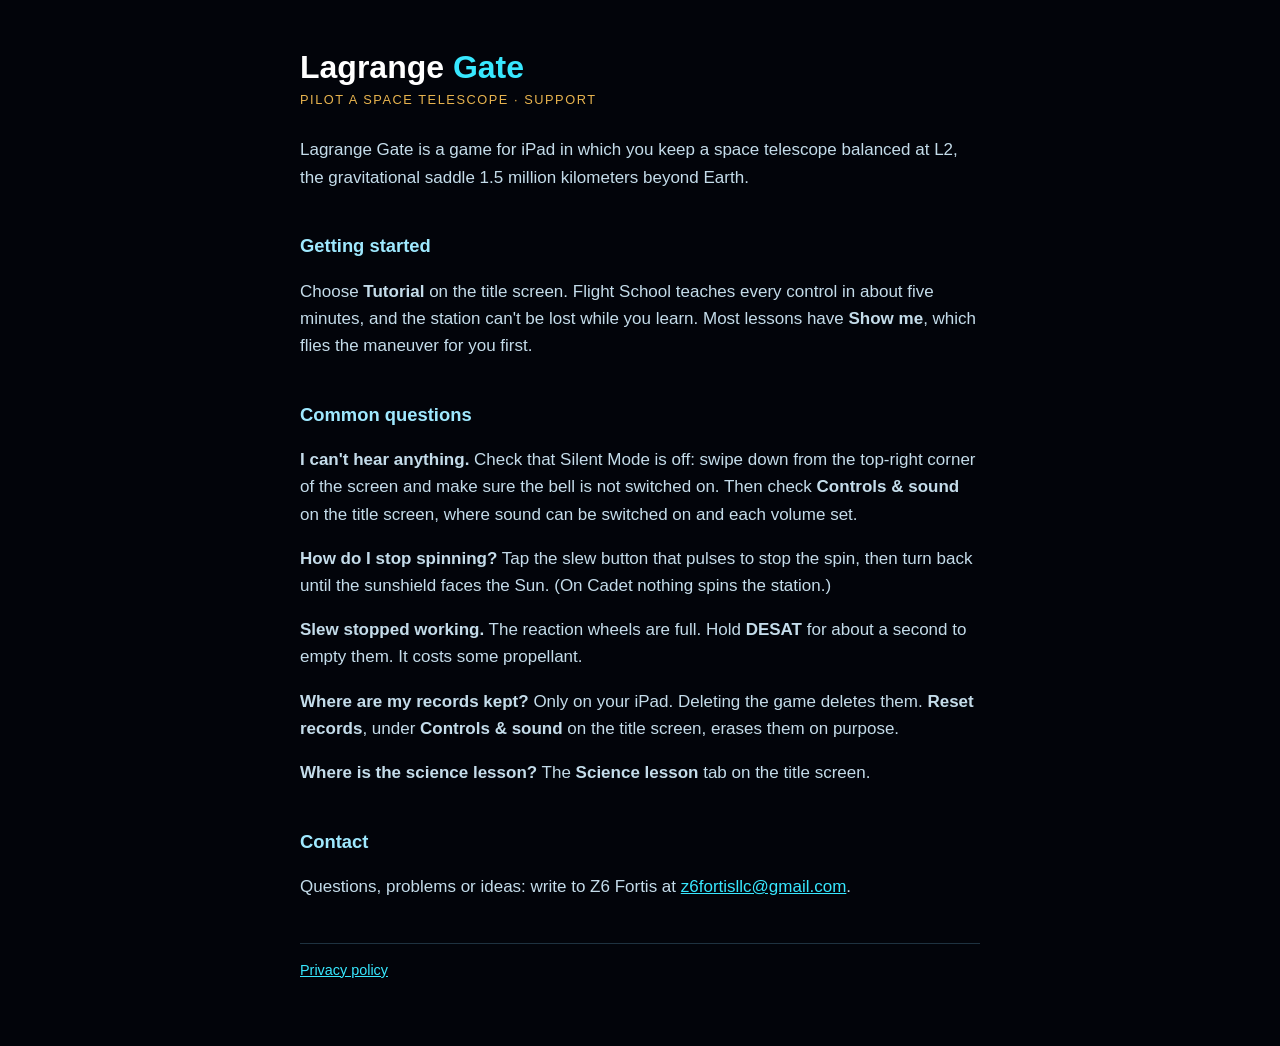
<file: index.html>
<!doctype html>
<html lang="en">
<head>
<meta charset="utf-8">
<meta name="viewport" content="width=device-width, initial-scale=1">
<title>Lagrange Gate: Support</title>
<link rel="stylesheet" href="style.css">
</head>
<body>
<main>
<h1>Lagrange <span>Gate</span></h1>
<p class="sub">Pilot a Space Telescope · Support</p>

<p>Lagrange Gate is a game for iPad in which you keep a space telescope balanced at L2, the gravitational saddle 1.5 million kilometers beyond Earth.</p>

<h2>Getting started</h2>
<p>Choose <b>Tutorial</b> on the title screen. Flight School teaches every control in about five minutes, and the station can't be lost while you learn. Most lessons have <b>Show me</b>, which flies the maneuver for you first.</p>

<h2>Common questions</h2>
<p><b>I can't hear anything.</b> Check that Silent Mode is off: swipe down from the top-right corner of the screen and make sure the bell is not switched on. Then check <b>Controls &amp; sound</b> on the title screen, where sound can be switched on and each volume set.</p>
<p><b>How do I stop spinning?</b> Tap the slew button that pulses to stop the spin, then turn back until the sunshield faces the Sun. (On Cadet nothing spins the station.)</p>
<p><b>Slew stopped working.</b> The reaction wheels are full. Hold <b>DESAT</b> for about a second to empty them. It costs some propellant.</p>
<p><b>Where are my records kept?</b> Only on your iPad. Deleting the game deletes them. <b>Reset records</b>, under <b>Controls &amp; sound</b> on the title screen, erases them on purpose.</p>
<p><b>Where is the science lesson?</b> The <b>Science lesson</b> tab on the title screen.</p>

<h2>Contact</h2>
<p>Questions, problems or ideas: write to Z6 Fortis at <a href="mailto:z6fortisllc@gmail.com">z6fortisllc@gmail.com</a>.</p>

<footer><a href="privacy.html">Privacy policy</a></footer>
</main>
</body>
</html>
</file>
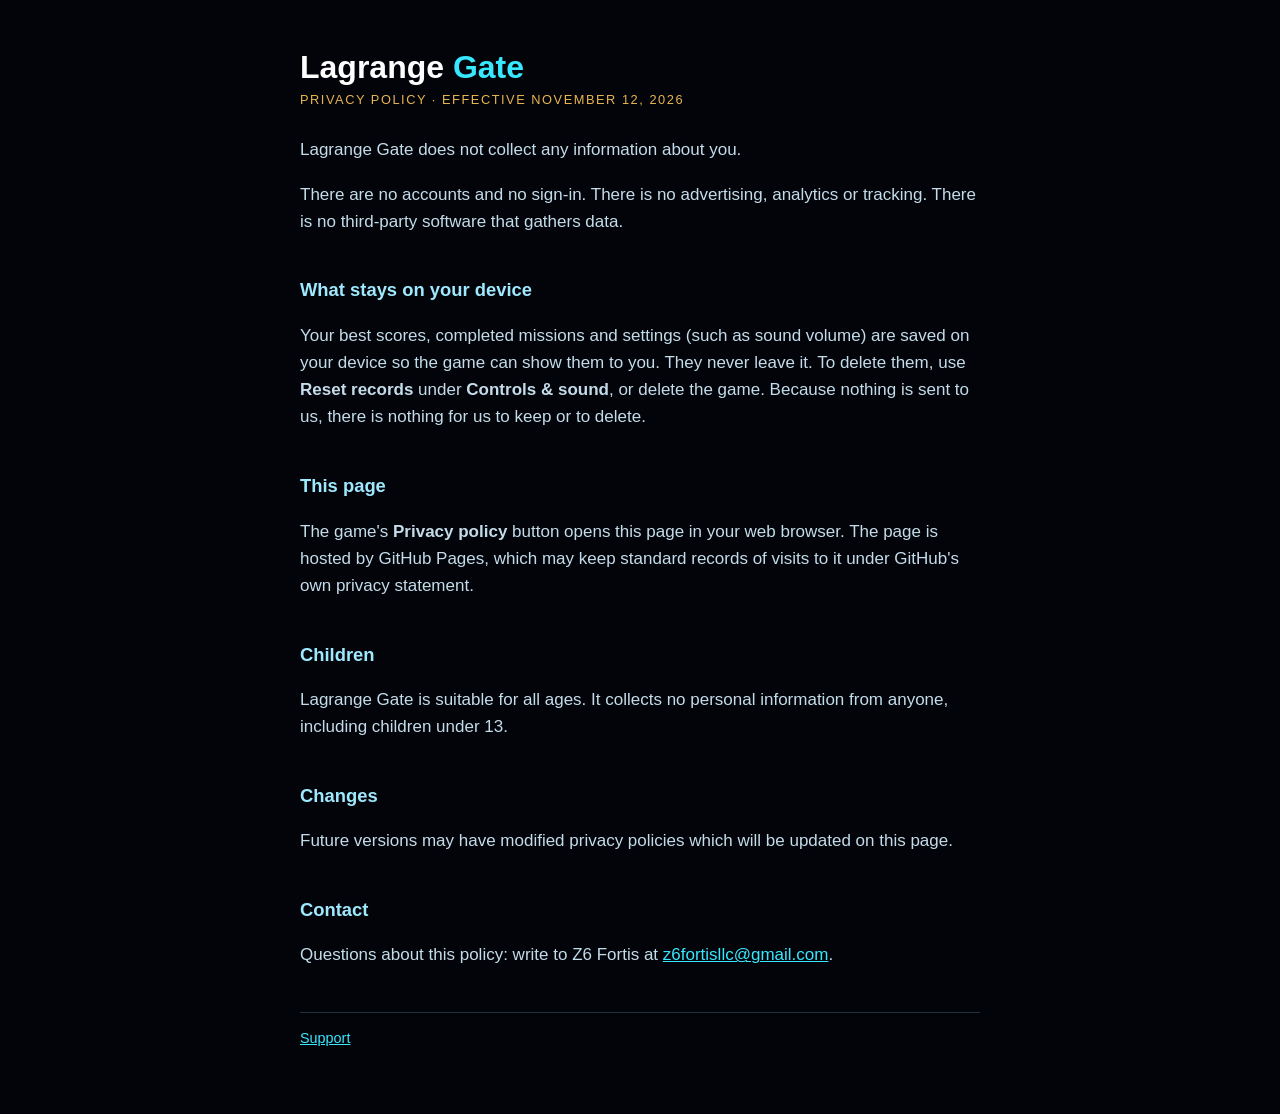
<file: privacy.html>
<!doctype html>
<html lang="en">
<head>
<meta charset="utf-8">
<meta name="viewport" content="width=device-width, initial-scale=1">
<title>Lagrange Gate: Privacy Policy</title>
<link rel="stylesheet" href="style.css">
</head>
<body>
<main>
<h1>Lagrange <span>Gate</span></h1>
<p class="sub">Privacy policy · Effective November 12, 2026</p>

<p>Lagrange Gate does not collect any information about you.</p>
<p>There are no accounts and no sign-in. There is no advertising, analytics or tracking. There is no third-party software that gathers data.</p>

<h2>What stays on your device</h2>
<p>Your best scores, completed missions and settings (such as sound volume) are saved on your device so the game can show them to you. They never leave it. To delete them, use <b>Reset records</b> under <b>Controls &amp; sound</b>, or delete the game. Because nothing is sent to us, there is nothing for us to keep or to delete.</p>

<h2>This page</h2>
<p>The game's <b>Privacy policy</b> button opens this page in your web browser. The page is hosted by GitHub Pages, which may keep standard records of visits to it under GitHub's own privacy statement.</p>

<h2>Children</h2>
<p>Lagrange Gate is suitable for all ages. It collects no personal information from anyone, including children under 13.</p>

<h2>Changes</h2>
<p>Future versions may have modified privacy policies which will be updated on this page.</p>

<h2>Contact</h2>
<p>Questions about this policy: write to Z6 Fortis at <a href="mailto:z6fortisllc@gmail.com">z6fortisllc@gmail.com</a>.</p>

<footer><a href="index.html">Support</a></footer>
</main>
</body>
</html>
</file>
<file: style.css>
:root { color-scheme: dark; }
body { margin: 0; background: #02040a; color: #c4dcea; font: 17px/1.6 -apple-system, BlinkMacSystemFont, "Segoe UI", Helvetica, Arial, sans-serif; }
main { max-width: 680px; margin: 0 auto; padding: 48px 20px 64px; }
h1 { color: #fff; font-size: 2rem; line-height: 1.2; margin: 0 0 4px; }
h1 span { color: #38e8ff; }
h2 { color: #9fe9ff; font-size: 1.15rem; margin: 2.2em 0 0.4em; }
p.sub { color: #e8b44f; letter-spacing: 0.12em; text-transform: uppercase; font-size: 0.8rem; margin: 0 0 2em; }
a { color: #38e8ff; }
footer { margin-top: 3em; padding-top: 1em; border-top: 1px solid rgba(126, 214, 255, 0.22); color: #6f8ea4; font-size: 0.9rem; }
</file>
